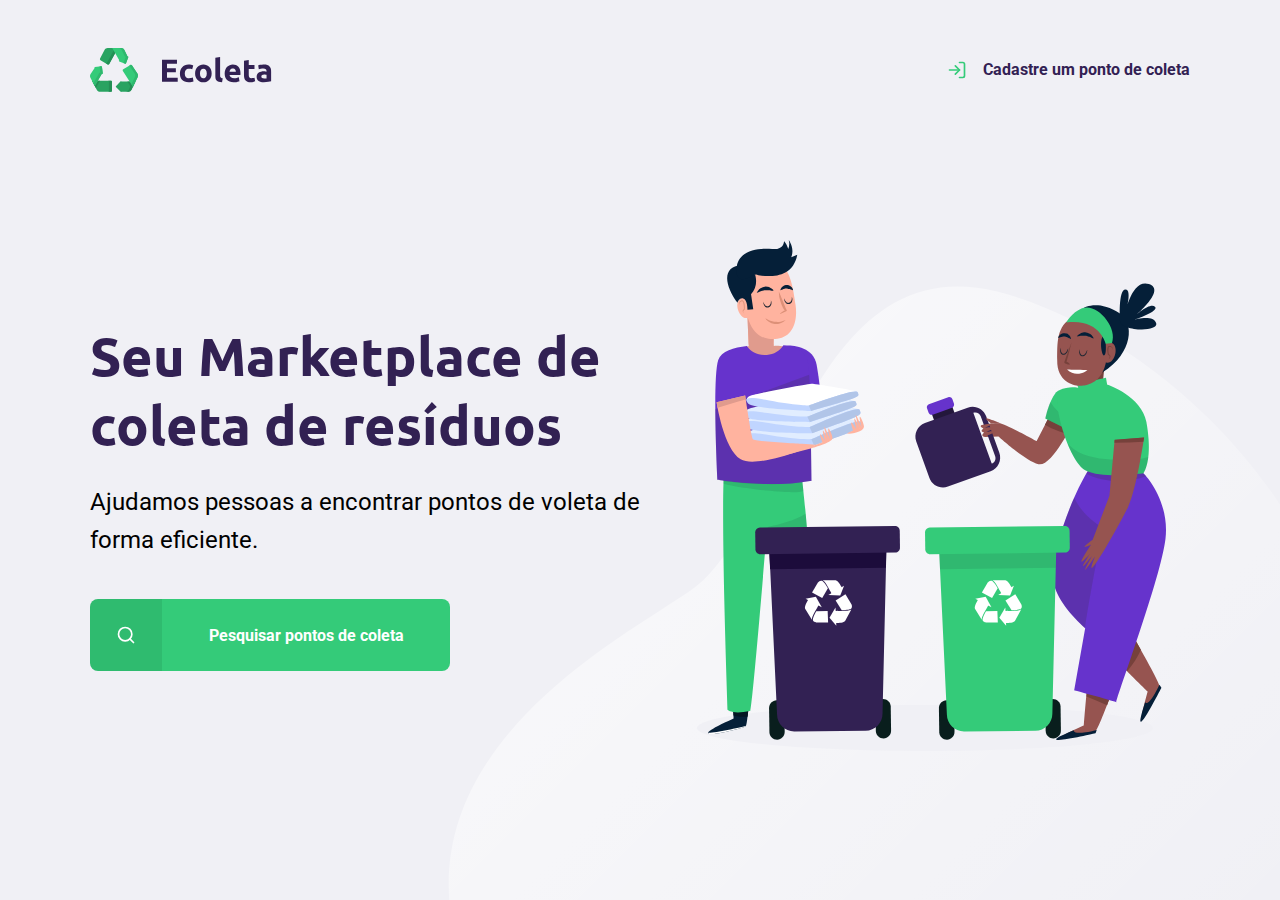
<file: index.html>
</html>
<!DOCTYPE html>
<html lang="pt_br">
<head>
    <meta charset="UTF-8">
    <meta name="viewport" content="width=device-width, initial-scale=1.0">
    <title>Ecoleta</title>

    <link href="https://fonts.googleapis.com/css2?family=Roboto&family=Ubuntu:wght@700&display=swap" rel="stylesheet">
    
    <link rel="stylesheet" href="/styles/main.css">
    <link rel="stylesheet" href="/styles/home.css">
    <link rel="stylesheet" href="/styles/responsive.css">

</head>
<body>
    <div id="page-home">
        <div class="content">
            <header>
                <img src="/assets/logo.svg" alt="Logomarca">
                <a href="/create-point.html">
                    <span></span>
                    Cadastre um ponto de coleta
                </a>    
            </header>
           
            <main>
                <h1>Seu Marketplace de coleta de resíduos</h1>
        
                <p>Ajudamos pessoas a encontrar pontos de voleta de forma eficiente.</p>
                
                <a href="#"><span></span><strong>Pesquisar pontos de coleta</strong></a>
            </main>
    

        </div>
    </div>
</body>
</html>
</file>
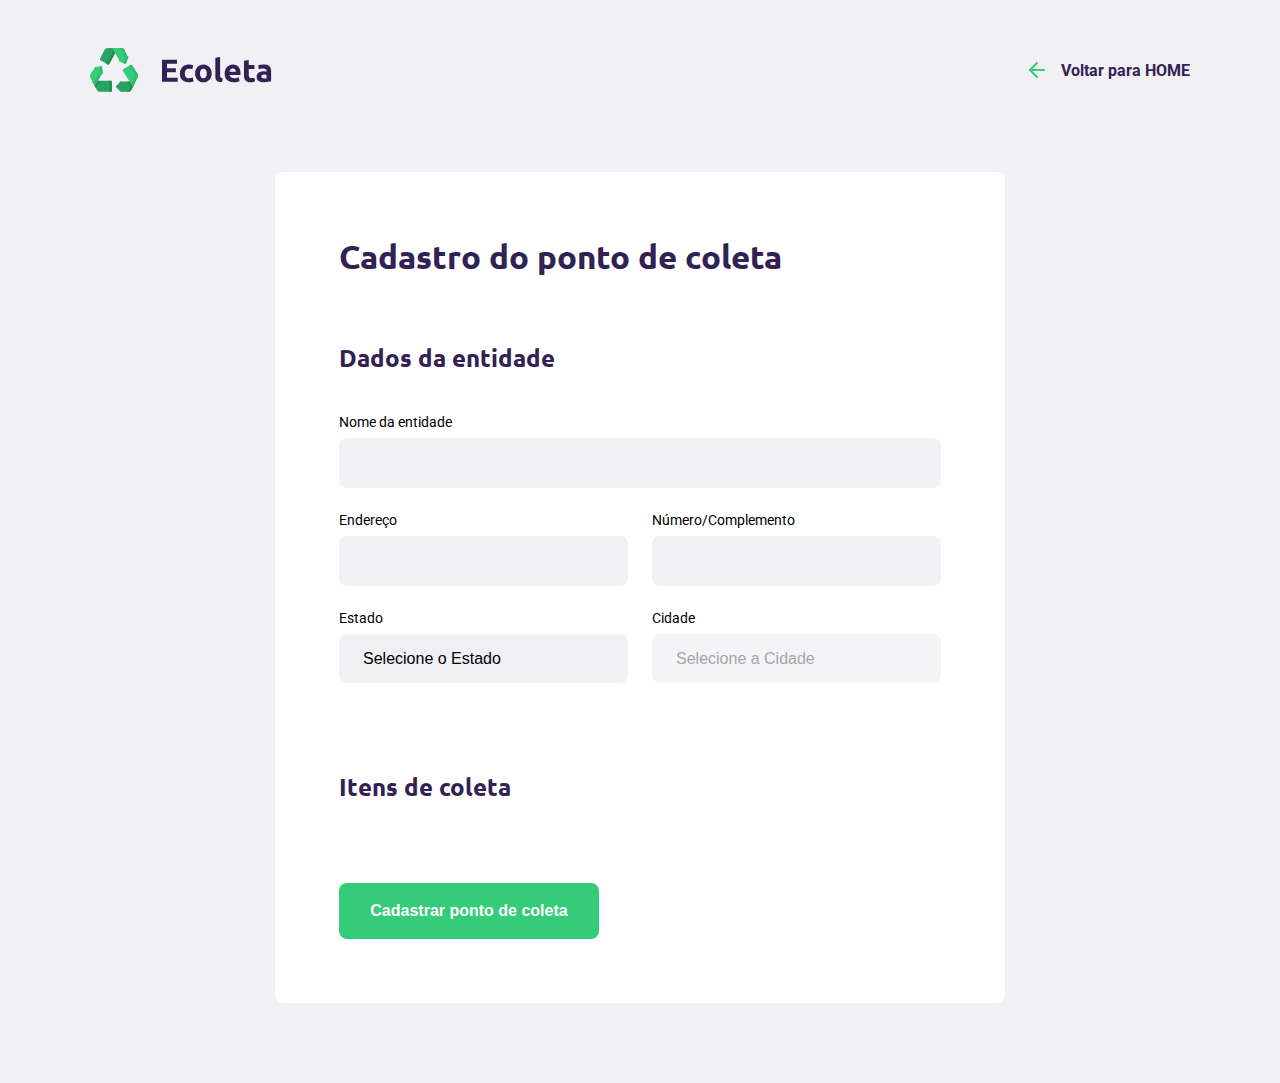
<file: create-point.html>
</html>
<!DOCTYPE html>
<html lang="pt_br">
<head>
    <meta charset="UTF-8">
    <meta name="viewport" content="width=device-width, initial-scale=1.0">
    <title>Criar um Ponto de Coleta</title>

    <link href="https://fonts.googleapis.com/css2?family=Roboto&family=Ubuntu:wght@700&display=swap" rel="stylesheet">
    
    <link rel="stylesheet" href="/styles/main.css">
    <link rel="stylesheet" href="/styles/create-point.css">
    <link rel="stylesheet" href="/styles/responsive.css">

</head>
<body>
    <div id="page-create-point">
            <header>
                <img src="/assets/logo.svg" alt="Logomarca">
                <a href="/index.html">
                    <span></span>
                   Voltar para HOME
                </a>    
            </header>
            <form action="">
                <h1>Cadastro do ponto de coleta</h1>
                <fieldset>
                    <legend>
                        <h2>Dados da entidade</h2>
                    </legend>

                    <div class="field">
                        <label for="name">Nome da entidade</label>
                        <input type="text" name="name">
                    </div>
                    <div class="field-group">
                        <div class="field">
                            <label for="address">Endereço</label>
                            <input type="text" name="address">
                        </div>
                        <div class="field">
                            <label for="address2">Número/Complemento</label>
                            <input type="text" name="address2">
                        </div>
                    </div>
                    <div class="field-group">
                        <div class="field">
                            <label for="state">Estado</label>
                           <select name="uf">
                               <option value="">Selecione o Estado</option>
                           </select>
                           <input type="hidden" name="state">
                        </div>
                        <div class="field">
                            <label for="city">Cidade</label>
                           <select name="city" disabled>
                               <option value="">Selecione a Cidade</option>
                           </select>
                        </div>
                        
                    </div>
                </fieldset>

                <fieldset>
                    <legend><h2>Itens de coleta</h2></legend>

                </fieldset>

                <button type="submit">Cadastrar ponto de coleta</button>
            </form>

    </div>
    <script src="/scripts/create-point.js"></script>
</body>
</html>
</file>
<file: styles/main.css>
:root { 
    --title-color: #322153;
    --primary-color: #34cb79;
}

* {
    margin: 0;
    padding: 0;
    box-sizing: border-box;
}
html {
    font-family: 'Roboto', sans-serif;
}

body {
    background: #f0f0f5;
    -webkit-font-smothing: antialiased;
}

a {
    text-decoration: none;
}

h1, h2, h3, h4, h5, h6 {
    font-family: 'Ubuntu', sans-serif;
    color: var(--title-color);
}
</file>
<file: styles/home.css>
#page-home {
    height: 100vh;
    background: url('../assets/home-background.svg') no-repeat;
    background-position: 35vw bottom;
}
#page-home .content {
    width: 90%;
    max-width: 1100px;
    margin: 0 auto;
    height: 100%;
    display: flex;
    flex-direction: column;
}

#page-home header {
    display: flex;
    align-items: center;
    justify-content: space-between;
    margin-top: 48px;
}

#page-home header a {
    display: flex;
    color: var(--title-color);
    font-weight: 700;
}

#page-home header a span {
    margin-right: 16px;
    display: flex;
    background-image: url('../assets/log-in.svg');
    width: 20px;
    height: 20px;
}

#page-home main {
    max-width: 560px;
    height: 600px;
    display: flex;
    flex-direction: column;
    justify-content: center;
    flex: 1;
}

#page-home main h1 {
    font-size: 54px;
}

#page-home main p {
    font-size: 24px;
    line-height: 38px;
    margin-top: 24px;
}

#page-home main a {
    width: 100%;
    max-width: 360px;
    height: 72px;
    border-radius: 8px;
    display: flex;
    align-items: center;
    margin-top: 40px;
    background-color: var(--primary-color);
    transition: 400ms;
    color: white;
}

#page-home main a:hover {
    background-color: #3fb86e;
}

#page-home main a span {
    width: 72px;
    height: 72px;
    background-color: rgba(0, 0, 0, 0.08);
    border-top-left-radius: 8px;
    border-bottom-left-radius: 8px;
    display: flex;
    align-items: center;
    justify-content: center;

}

#page-home main a span::after {
    content: "";
    background-image: url('../assets/search.svg');
    width: 20px;
    height: 20px;

}

#page-home main strong {
    color: white;
    flex: 1;
    text-align: center;
}
</file>
<file: styles/responsive.css>
@media (max-width: 900px) {
    #page-home {
        background-position-x: 70vw;
    }

    #page-home .content {
        align-items: center;
        text-align: center;
    }

    #page-home header a {
        position: absolute;
        bottom: 48px;
        left: 50%;
        transform: translate(-50%);
    }

    #page-home main {
        align-items: center;
    }
}

@media (min-width: 1700px){
    #page-home {
        background-position-x: 40vw;
    }
}

@media (max-height: 760px){
    #page-home {
        background-position-y: 200px;
    }
}
</file>
<file: styles/create-point.css>
#page-create-point {
    width: 90%;
    max-width: 1100px;
    margin: 0 auto;
}

#page-create-point header {
    display: flex;
    justify-content: space-between;
    align-items: center;
    margin-top: 48px;
}

#page-create-point header a {
    color: var(--title-color);
    font-weight: bold;
    align-items: center;
    display: flex;
}

#page-create-point a span {
    background-image: url("../assets/arrow-left.svg");
    width: 20px;
    height: 24px;
    display: flex;
    margin-right: 16px;
}

form {
    background-color: white;
    padding: 64px;
    border-radius: 8px;
    margin: 80px auto;
    max-width: 730px;
}

form h1 {
    font-size: 33px;
}

form fieldset {
    margin-top: 64px;
    border: 0;
}

form legend {
    margin-bottom: 40px;
}

form legend h2 {
    font-size: 24px;
}

form .field {
    flex: 1;
    display: flex;
    flex-direction: column;
    margin-bottom: 24px;
}

form .field-group {
    display: flex;
}

form input,
form select {
    background-color: #f0f0f5;
    border: 0;
    padding: 16px 24px;
    font-size: 16px;
    outline: none;
    border-radius: 8px;
}

form select {
    -webkit-appearance: none;
    -moz-appearance: none;
    appearance: none;
}

form label {
    font-size: 14px;
    margin-bottom: 8px;
}

form .field-group .field + .field {
    margin-left: 24px;
}

form button {
    width: 260px;
    height: 56px;
    background-color: var(--primary-color);
    border-radius: 8px;
    color: white;
    font-weight: bold;
    font-size: 16px;
    border: 0;
    margin-top: 40px;

    transition: 400ms;
}

form button:hover {
    background-color: #2fb86e;
}
</file>
